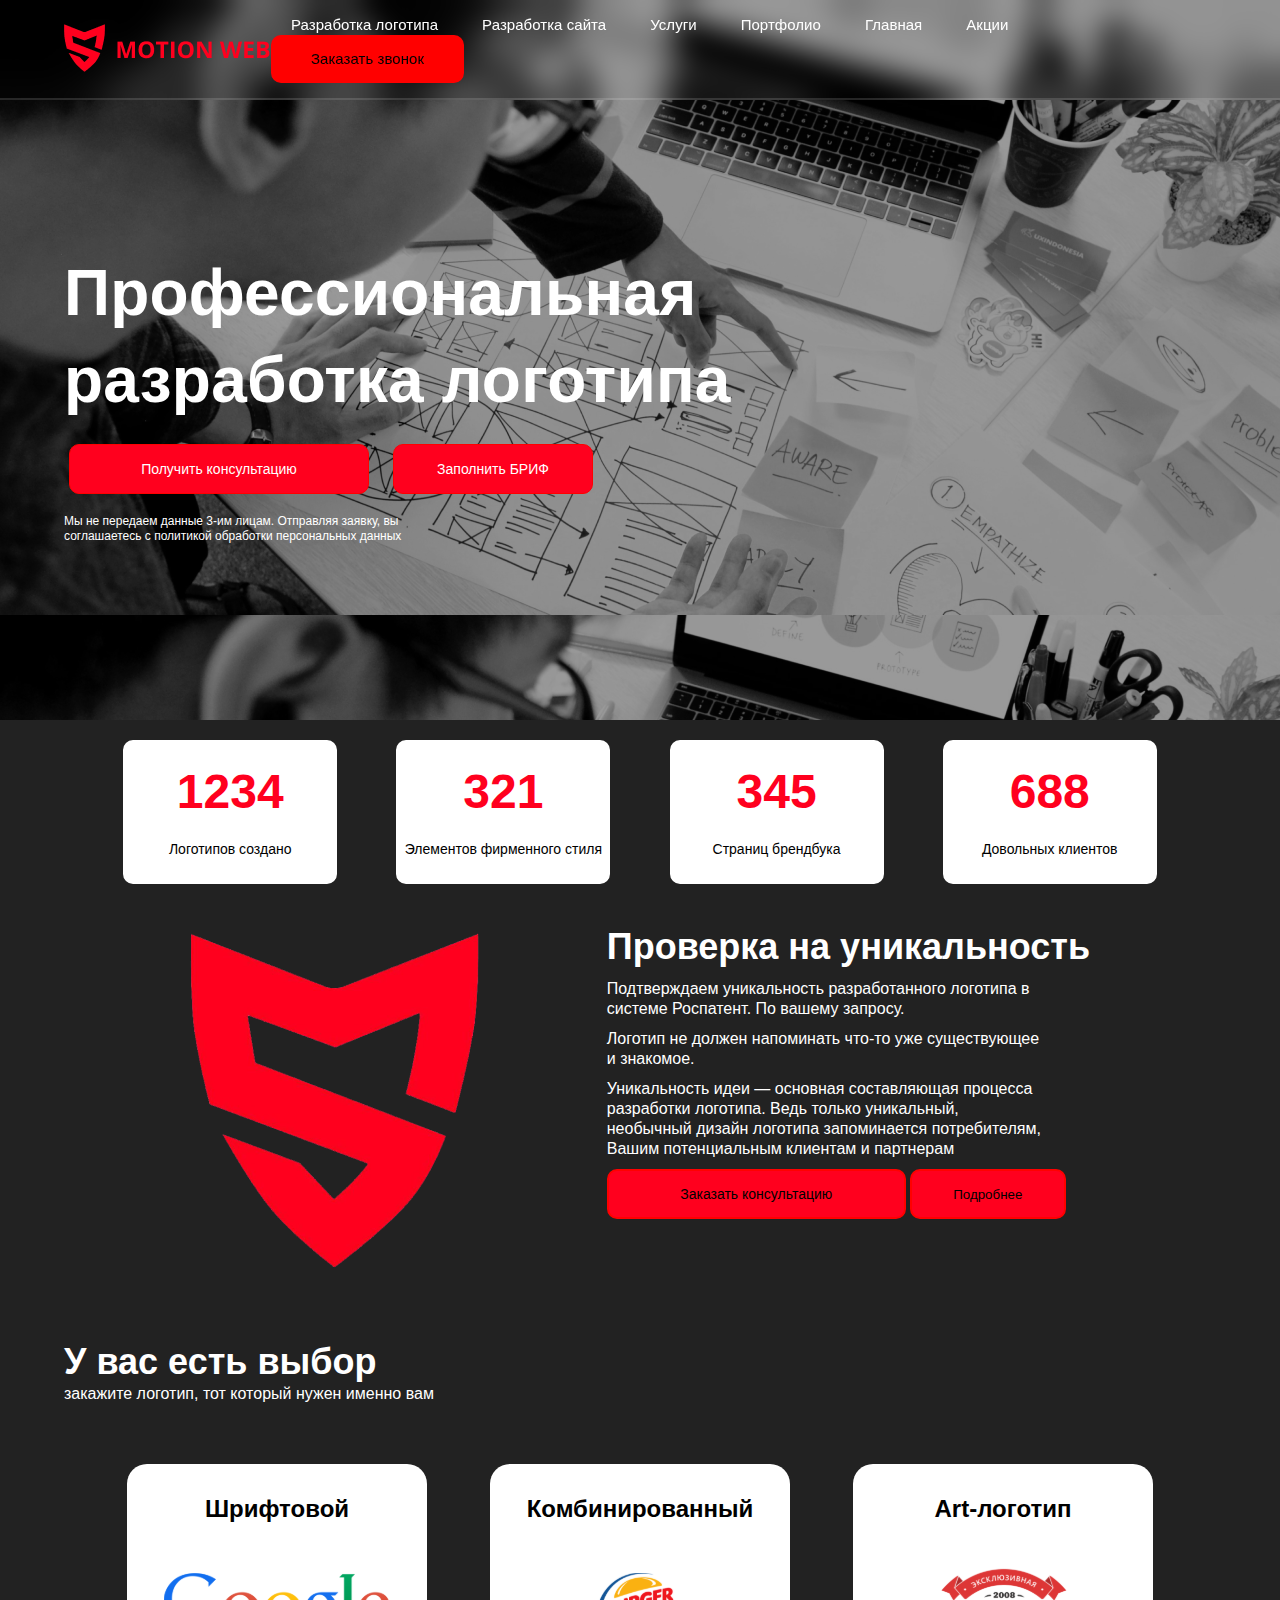
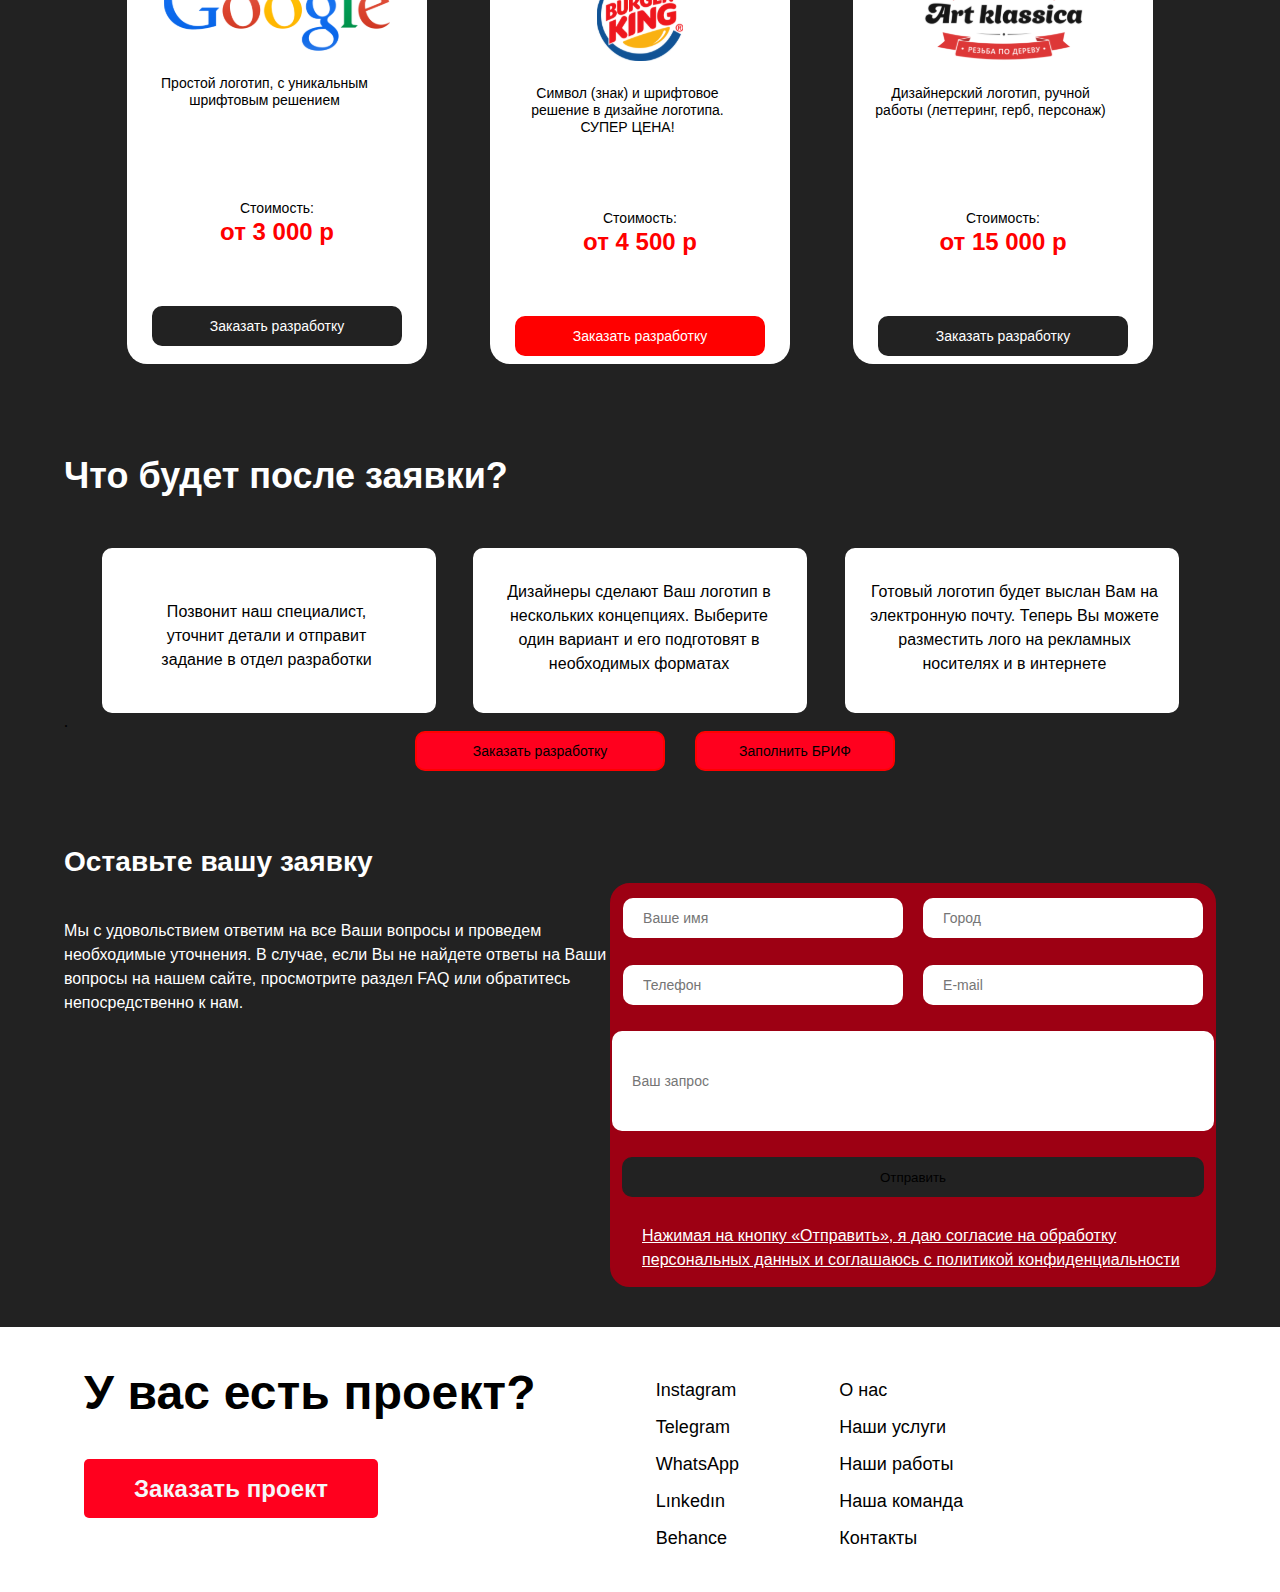
<file: index2.html>
<!doctype html>
<html lang="en">
<head>
    <meta charset="UTF-8">
    <meta name="viewport"
          content="width=device-width, user-scalable=no, initial-scale=1.0, maximum-scale=1.0, minimum-scale=1.0">
    <meta http-equiv="X-UA-Compatible" content="ie=edge">
    <title>Document</title>
    <link rel="stylesheet" href="css/style2.css">


</head>
<body>

<header id="header">
    <div class="container">
        <div class="header">
            <div class="header--levo">
                <img src="./img/logo%20(3).png" alt="">
            </div>
            <div class="header--pravo">
                <a href="http://localhost:63342/exams/index2.html?_ijt=dokjlpid90k8ajm1nvoure3oer&_ij_reload=RELOAD_ON_SAVE">Разработка логотипа</a>
                <a href="index4.html">Разработка сайта</a>
                <a href="http://localhost:63342/exams/index3.html?_ijt=dokjlpid90k8ajm1nvoure3oer&_ij_reload=RELOAD_ON_SAVE">Услуги</a>
                <a href="index5.html">Портфолио</a>
                <a href="./index.html">Главная</a>
                <a href="index6.html">Акции</a>
                <button class="pravo-btn">Заказать звонок</button>
            </div>
        </div>
    </div>
</header>
<section id="hero">
    <div class="container">
        <div class="hero">
            <div class="hero--text">
                <h1>Профессиональная разработка логотипа</h1>
                <div class="consult">
                <button class="consult--btn">Получить конcультацию</button>
                    <button class="consult--btn2">Заполнить БРИФ</button>
            </div>
                <p>Мы не передаем данные 3-им лицам. Отправляя заявку, вы соглашаетесь с политикой обработки персональных данных</p>

            </div>
        </div>
    </div>
</section>
<section id="proverka">
    <div class="container">
        <div class="proverka">
            <div class="proverka--bashi">
                <div class="1234">
                    <h1>1234</h1>
                    <p>Логотипов создано</p>
                </div>
            </div>
            <div class="proverka--bashi">
                <div class="321">
                    <h1>321</h1>
                    <p>Элементов фирменного стиля</p>
                </div>
            </div>
            <div class="proverka--bashi">
                <div class="345">
                    <h1>345</h1>
                    <p>Страниц брендбука</p>
                </div>
            </div>
            <div class="proverka--bashi">
                <div class="688">
                    <h1>688</h1>
                    <p>Довольных клиентов</p>
                </div>
            </div>
        </div>
        <div class="unical">
            <div class="photo">  <img src="./img/mb1%202.png" alt=""></div>
            <div class="unical--text">
                <h1>Проверка на уникальность</h1>
                <p>Подтверждаем уникальность разработанного логотипа в системе Роспатент. По вашему запросу.</p>
                <p>Логотип не должен напоминать что-то уже существующее и знакомое.</p>
                <p>Уникальность идеи — основная составляющая процесса разработки
                    логотипа. Ведь только уникальный, необычный дизайн логотипа
                    запоминается потребителям, Вашим потенциальным клиентам
                    и партнерам</p>
                <button class="unical--btn">Заказать конcультацию</button>
                <button class="unical--btn2">Подробнее</button>
            </div>
        </div>
        <div class="burger">
            <h1>У вас есть выбор</h1>
            <p>закажите логотип, тот который нужен именно вам</p>
            <div class="burger-rod">
            <div class="burger--kombo">
             <div class="shrift">
                 <h1>Шрифтовой</h1>
                 <img src="./img/Google_logo_(2013-2015)%201.svg" alt="">
                 <p>Простой логотип, с уникальным шрифтовым решением</p>
                 <span>Стоимость:</span>
                 <h2>от 3 000 р</h2>
                 <button class="ismanbtn">Заказать разработку</button>
             </div>
            </div>
            <div class="burger--kombo">
             <div class="shrift">
                 <h1>Комбинированный</h1>
                 <img src="./img/Burger_King_logo_(1999)%201.svg" alt="">
                 <p>Символ (знак) и шрифтовое решение в дизайне логотипа. СУПЕР ЦЕНА!</p>
                 <span>Стоимость:</span>
                 <h2>от 4 500 р</h2>
                 <button class="bolotbtn">Заказать разработку</button>
             </div>
            </div>
            <div class="burger--kombo">
             <div class="shrift">
                 <h1>Art-логотип</h1>
                 <img class="art-img" src="./img/art-klassica_3%201.svg" alt="">
                 <p>Дизайнерский логотип, ручной работы (леттеринг, герб, персонаж)</p>
                 <span>Стоимость:</span>
                 <h2>от 15 000 р</h2>
                 <button class="ismanbtn">Заказать разработку</button>
             </div>
            </div>
        </div>
    </div>
        <div class="divan">
<h1>Что будет после заявки?</h1>
            <div class="divan--block">
                <div class="divan--block__zanaveska">
                    <p>Позвонит наш специалист, уточнит детали и отправит задание в отдел разработки</p>
                </div>
                <div class="divan--block__zanaveska">
                    <p class="shtory">Дизайнеры сделают Ваш логотип в нескольких концепциях. Выберите один вариант и его подготовят в необходимых форматах</p>
                </div>
                <div class="divan--block__zanaveska">
                    <p class="material">Готовый логотип будет выслан Вам на электронную почту. Теперь Вы можете разместить лого на рекламных носителях и в интернете</p>
                </div>

            </div>
            .
        </div>
        <div class="paket">
            <button class="paket--cuki">
                Заказать разработку
            </button>
            <button class="paket--cuchi">
                Заполнить БРИФ
            </button>
        </div>
        <div class="tipa">
            <h1>Оставьте вашу заявку</h1>
  <div class="tipa--text">
    <p>Мы с удовольствием ответим на все Ваши вопросы и проведем необходимые уточнения. В случае, если Вы не найдете ответы на Ваши вопросы на нашем сайте, просмотрите раздел FAQ или обратитесь непосредственно к нам.</p>
            <div class="tipa--tip">
                <div class="tipa--tip__gorod">
                <input class="mm" type="text"placeholder="Ваше имя">
                <input type="text"placeholder="Город">
                </div>
                <div class="tipa--tip__telephone">
                    <input class="mm" type="text"placeholder="Телефон">
                    <input type="text"placeholder="E-mail">
                </div>
                <input class="tur" type="text"placeholder="Ваш запрос">
<button class="tip">Отправить</button>
                <h4>Нажимая на кнопку «Отправить», я даю согласие на обработку персональных данных и соглашаюсь с политикой конфиденциальности</h4>
            </div>
</div>
        </div>
    </div>
</section>
<section id="footer">
    <div class="container">

        <div class="footer">
            <div class="footer--lift">
                <h1>У вас есть проект?
                </h1>
                <button>Заказать проект</button>
            </div>

            <div class="footer--rig">
                <p>Instagram</p>
                <p>Telegram</p>
                <p>WhatsApp</p>
                <p>Lınkedın</p>
                <p>Behance</p>
            </div>
            <div class="footer--rig2">
                <p>О нас</p>
                <p>Наши услуги</p>
                <p>Наши работы</p>
                <p>Наша команда</p>
                <p>Контакты</p>
            </div>
        </div>
    </div>
</section>
</body>
</html>
</file>
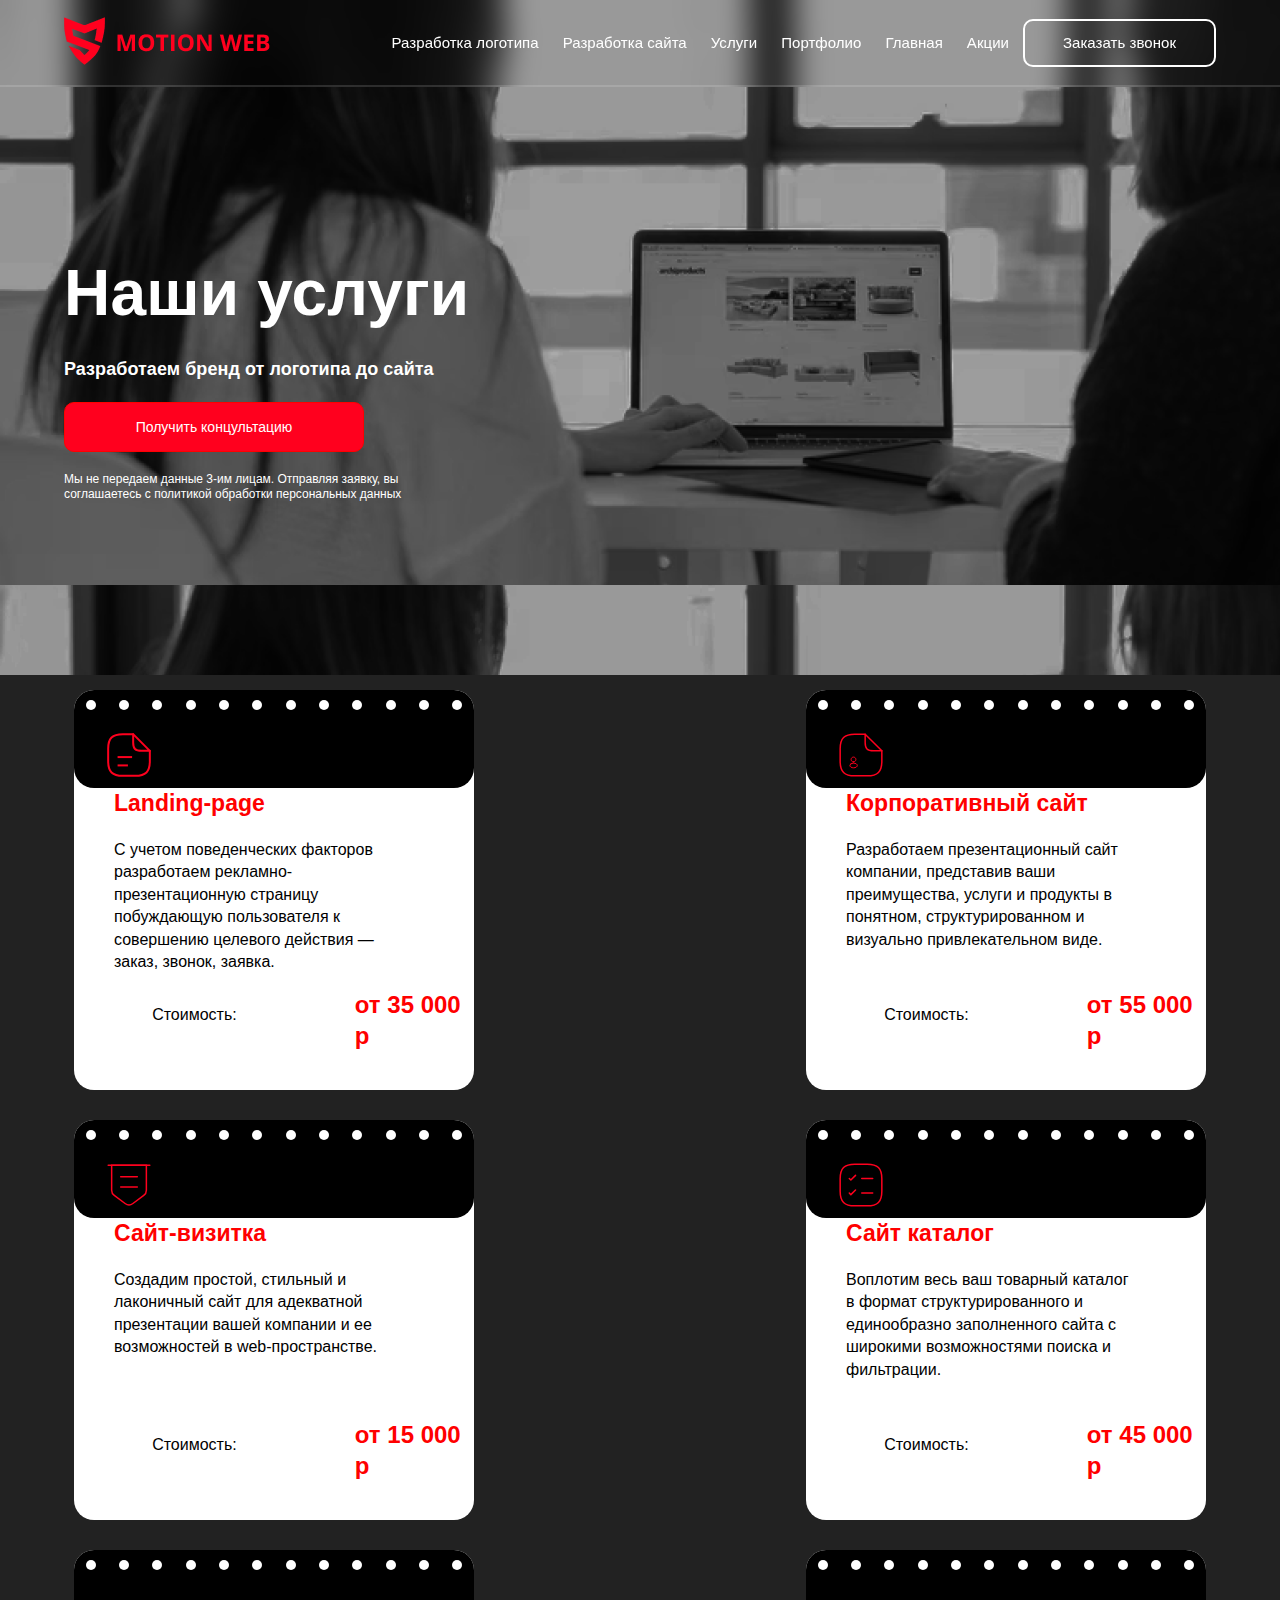
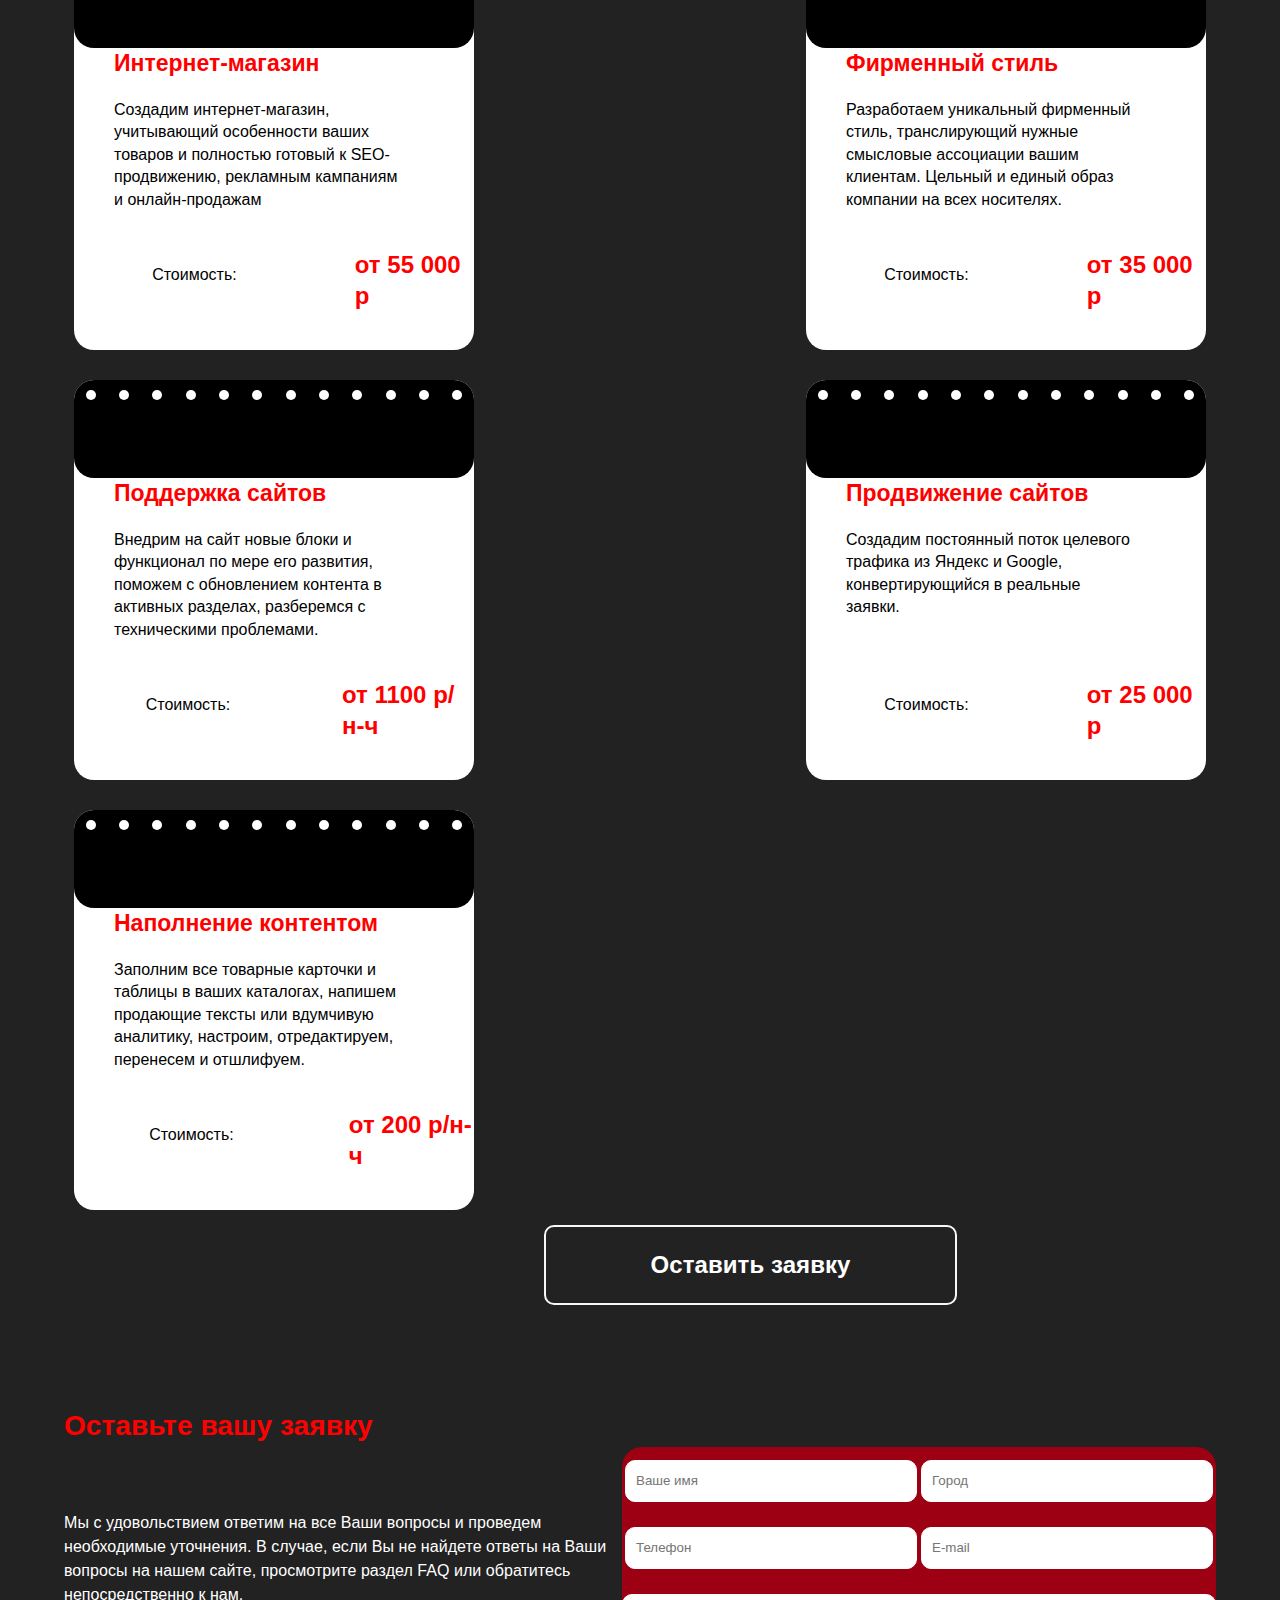
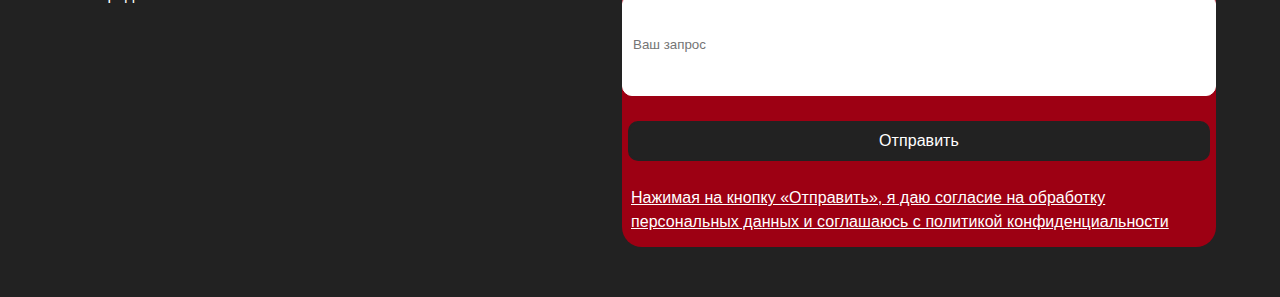
<file: index3.html>
<!doctype html>
<html lang="en">
<head>
    <meta charset="UTF-8">
    <meta name="viewport"
          content="width=device-width, user-scalable=no, initial-scale=1.0, maximum-scale=1.0, minimum-scale=1.0">
    <meta http-equiv="X-UA-Compatible" content="ie=edge">
    <title>Document</title>
    <link rel="stylesheet" href="css/style3.css">
</head>
<body>
<header id="header">
    <div class="container">
        <div class="header">
           <div class="laft">
    <img src="./img/logo%20(3).png" alt="">
</div>
            <div class="praft">
                <a href="index2.html">Разработка логотипа</a>
                <a href="index3.html">Разработка сайта</a>
                <a href="index4.html">Услуги</a>
                <a href="index5.html">Портфолио</a>
                <a href="./index.html">Главная</a>
                <a href="index6.html">Акции</a>
                <button class="praft--btn">Заказать звонок</button>
            </div>
        </div>
    </div>
</header>
<section id="hero">
    <div class="container">
        <div class="hero">
            <h1>Наши услуги</h1>
            <h3>Разработаем бренд от логотипа до сайта</h3>
            <div class="hero--batton">
                <button>Получить концультацию</button>
                <p>Мы не передаем данные 3-им лицам. Отправляя заявку, вы соглашаетесь с политикой обработки персональных данных</p>
            </div>
        </div>
    </div>
</section>
<section id="bloki">
    <div class="container">
        <div class="bloki">
            <div class="click">
                <div class="click--block">
                    <div class="click--block1">
                        <div class="click--rod">
                            <div class="click--block__tochki"></div>
                            <div class="click--block__tochki"></div>
                            <div class="click--block__tochki"></div>
                            <div class="click--block__tochki"></div>
                            <div class="click--block__tochki"></div>
                            <div class="click--block__tochki"></div>
                            <div class="click--block__tochki"></div>
                            <div class="click--block__tochki"></div>
                            <div class="click--block__tochki"></div>
                            <div class="click--block__tochki"></div>
                            <div class="click--block__tochki"></div>
                            <div class="click--block__tochki"></div>
                        </div>

                        <img src="./img/document-text.svg" alt="">

                    </div>
                    <span>Landing-page</span>
                    <p>С учетом поведенческих факторов разработаем рекламно-презентационную страницу побуждающую пользователя к совершению целевого действия — заказ, звонок, заявка.</p>
                    <div class="click--block__text">
                        <h4>Стоимость:</h4>
                        <span>от 35 000 р</span>
                    </div>
                </div>
                <div class="click--block">
                    <div class="click--block1">
                        <div class="click--rod">
                            <div class="click--block__tochki"></div>
                            <div class="click--block__tochki"></div>
                            <div class="click--block__tochki"></div>
                            <div class="click--block__tochki"></div>
                            <div class="click--block__tochki"></div>
                            <div class="click--block__tochki"></div>
                            <div class="click--block__tochki"></div>
                            <div class="click--block__tochki"></div>
                            <div class="click--block__tochki"></div>
                            <div class="click--block__tochki"></div>
                            <div class="click--block__tochki"></div>
                            <div class="click--block__tochki"></div>
                        </div>

                        <img src="./img/Group%2032.svg" alt="">

                    </div>
                    <span>Корпоративный сайт</span>
                    <p>Разработаем презентационный сайт компании, представив ваши преимущества, услуги и продукты в понятном, структурированном и визуально привлекательном виде.</p>
                    <div class="click--block__text">
                        <h4>Стоимость:</h4>
                        <span>от 55 000 р</span>
                    </div>
                </div>
                <div class="click--block">
                    <div class="click--block1">
                        <div class="click--rod">
                            <div class="click--block__tochki"></div>
                            <div class="click--block__tochki"></div>
                            <div class="click--block__tochki"></div>
                            <div class="click--block__tochki"></div>
                            <div class="click--block__tochki"></div>
                            <div class="click--block__tochki"></div>
                            <div class="click--block__tochki"></div>
                            <div class="click--block__tochki"></div>
                            <div class="click--block__tochki"></div>
                            <div class="click--block__tochki"></div>
                            <div class="click--block__tochki"></div>
                            <div class="click--block__tochki"></div>
                        </div>

                        <img src="./img/bill.svg" alt="">

                    </div>
                    <span>Сайт-визитка</span>
                    <p>Создадим простой, стильный и лаконичный сайт для адекватной презентации вашей компании и ее возможностей в web-пространстве.</p>
                    <div class="click--block__text">
                        <h4>Стоимость:</h4>
                        <span>от 15 000 р</span>
                    </div>
                </div>
                <div class="click--block">
                    <div class="click--block1">
                        <div class="click--rod">
                            <div class="click--block__tochki"></div>
                            <div class="click--block__tochki"></div>
                            <div class="click--block__tochki"></div>
                            <div class="click--block__tochki"></div>
                            <div class="click--block__tochki"></div>
                            <div class="click--block__tochki"></div>
                            <div class="click--block__tochki"></div>
                            <div class="click--block__tochki"></div>
                            <div class="click--block__tochki"></div>
                            <div class="click--block__tochki"></div>
                            <div class="click--block__tochki"></div>
                            <div class="click--block__tochki"></div>
                        </div>

                        <img src="./img/task-square.svg" alt="">

                    </div>
                    <span>Сайт каталог</span>
                    <p>Воплотим весь ваш товарный каталог в формат структурированного и единообразно заполненного сайта с широкими возможностями поиска и фильтрации.</p>
                    <div class="click--block__text">
                        <h4>Стоимость:</h4>
                        <span>от 45 000 р</span>
                    </div>
                </div>
                <div class="click--block">
                    <div class="click--block1">
                        <div class="click--rod">
                            <div class="click--block__tochki"></div>
                            <div class="click--block__tochki"></div>
                            <div class="click--block__tochki"></div>
                            <div class="click--block__tochki"></div>
                            <div class="click--block__tochki"></div>
                            <div class="click--block__tochki"></div>
                            <div class="click--block__tochki"></div>
                            <div class="click--block__tochki"></div>
                            <div class="click--block__tochki"></div>
                            <div class="click--block__tochki"></div>
                            <div class="click--block__tochki"></div>
                            <div class="click--block__tochki"></div>
                        </div>



                    </div>
                    <span>Интернет-магазин</span>
                    <p>Создадим интернет-магазин, учитывающий особенности ваших товаров и полностью готовый к SEO-продвижению, рекламным кампаниям и онлайн-продажам</p>
                    <div class="click--block__text">
                        <h4>Стоимость:</h4>
                        <span>от 55 000 р</span>
                    </div>
                </div>
                <div class="click--block">
                    <div class="click--block1">
                        <div class="click--rod">
                            <div class="click--block__tochki"></div>
                            <div class="click--block__tochki"></div>
                            <div class="click--block__tochki"></div>
                            <div class="click--block__tochki"></div>
                            <div class="click--block__tochki"></div>
                            <div class="click--block__tochki"></div>
                            <div class="click--block__tochki"></div>
                            <div class="click--block__tochki"></div>
                            <div class="click--block__tochki"></div>
                            <div class="click--block__tochki"></div>
                            <div class="click--block__tochki"></div>
                            <div class="click--block__tochki"></div>
                        </div>



                    </div>
                    <span>Фирменный стиль</span>
                    <p>Разработаем уникальный фирменный стиль, транслирующий нужные смысловые ассоциации вашим клиентам. Цельный и единый образ компании на всех носителях.</p>
                    <div class="click--block__text">
                        <h4>Стоимость:</h4>
                        <span>от 35 000 р</span>
                    </div>
                </div>
                <div class="click--block">
                    <div class="click--block1">
                        <div class="click--rod">
                            <div class="click--block__tochki"></div>
                            <div class="click--block__tochki"></div>
                            <div class="click--block__tochki"></div>
                            <div class="click--block__tochki"></div>
                            <div class="click--block__tochki"></div>
                            <div class="click--block__tochki"></div>
                            <div class="click--block__tochki"></div>
                            <div class="click--block__tochki"></div>
                            <div class="click--block__tochki"></div>
                            <div class="click--block__tochki"></div>
                            <div class="click--block__tochki"></div>
                            <div class="click--block__tochki"></div>
                        </div>



                    </div>
                    <span>Поддержка сайтов</span>
                    <p>Внедрим на сайт новые блоки и функционал по мере его развития, поможем с обновлением контента в активных разделах, разберемся с техническими проблемами.</p>
                    <div class="click--block__text">
                        <h4>Стоимость:</h4>
                        <span>от 1100 р/н-ч</span>
                    </div>
                </div>
                <div class="click--block">
                    <div class="click--block1">
                        <div class="click--rod">
                            <div class="click--block__tochki"></div>
                            <div class="click--block__tochki"></div>
                            <div class="click--block__tochki"></div>
                            <div class="click--block__tochki"></div>
                            <div class="click--block__tochki"></div>
                            <div class="click--block__tochki"></div>
                            <div class="click--block__tochki"></div>
                            <div class="click--block__tochki"></div>
                            <div class="click--block__tochki"></div>
                            <div class="click--block__tochki"></div>
                            <div class="click--block__tochki"></div>
                            <div class="click--block__tochki"></div>
                        </div>


                    </div>
                    <span>Продвижение сайтов</span>
                    <p>Создадим постоянный поток целевого трафика из Яндекс и Google, конвертирующийся в реальные заявки.</p>
                    <div class="click--block__text">
                        <h4>Стоимость:</h4>
                        <span>от 25 000 р</span>
                    </div>
                </div>
                <div class="click--block">
                    <div class="click--block1">
                        <div class="click--rod">
                            <div class="click--block__tochki"></div>
                            <div class="click--block__tochki"></div>
                            <div class="click--block__tochki"></div>
                            <div class="click--block__tochki"></div>
                            <div class="click--block__tochki"></div>
                            <div class="click--block__tochki"></div>
                            <div class="click--block__tochki"></div>
                            <div class="click--block__tochki"></div>
                            <div class="click--block__tochki"></div>
                            <div class="click--block__tochki"></div>
                            <div class="click--block__tochki"></div>
                            <div class="click--block__tochki"></div>
                        </div>


                    </div>
                    <span>Наполнение контентом</span>
                    <p>Заполним все товарные карточки и таблицы в ваших каталогах, напишем продающие тексты или вдумчивую аналитику, настроим, отредактируем, перенесем и отшлифуем.</p>
                    <div class="click--block__text">
                        <h4>Стоимость:</h4>
                        <span>от 200 р/н-ч</span>
                    </div>
                </div>
                <div class="click-butn">
                    <button>Оставить заявку</button>
                </div>
            </div>
            <div class="request">
                <h1>Оставьте вашу заявку</h1>
                <div class="request--block">
                    <h4>Мы с удовольствием ответим на все Ваши вопросы и проведем необходимые уточнения. В случае, если Вы не найдете ответы на Ваши вопросы на нашем сайте, просмотрите раздел FAQ или обратитесь непосредственно к нам.</h4>
                    <div class="request--block__red">
                        <div class="name"> <input type="text"placeholder="Ваше имя">
                            <input type="text"placeholder="Город">
                        </div>
                        <div class="email">
                            <input type="text"placeholder="Телефон">
                            <input type="text"placeholder="E-mail">
                        </div>
                        <input class="ttt" type="text"placeholder="Ваш запрос">
                        <button class="bttn">Отправить</button>
                        <p>Нажимая на кнопку «Отправить», я даю согласие на обработку персональных данных и соглашаюсь с политикой конфиденциальности</p>
                    </div>
                </div>
            </div>
        </div>
    </div>
</section>
</body>
</html>
</file>
<file: css/style2.css>
* {
  margin: 0;
  padding: 0;
}

.container {
  width: 90%;
  margin: 0 auto;
}

a {
  text-decoration: none;
}

button {
  cursor: pointer;
}

#header {
  position: fixed;
  width: 100%;
  padding: 15px 0;
  backdrop-filter: blur(15px);
  border-bottom: 2px solid rgba(255, 255, 255, 0.14);
}
#header .header {
  display: flex;
  align-items: center;
  justify-content: space-between;
}
#header .header--pravo a {
  font-family: "Open Sans", sans-serif;
  font-weight: 400;
  font-size: 15px;
  line-height: 20px;
  letter-spacing: 0.003em;
  color: #FFFFFF;
  margin: 0 20px;
}
#header .header--pravo a:hover {
  color: red;
  transition: 0.4s;
  text-decoration-line: underline;
}
#header .header--pravo .pravo-btn {
  width: 193px;
  height: 48px;
  border: 2px solid red;
  border-radius: 10px;
  background: red;
  font-family: "Open Sans", sans-serif;
  font-weight: 400;
  font-size: 15px;
  line-height: 24px;
  letter-spacing: 0.003em;
}
#header .header--pravo .pravo-btn:hover {
  transition: 0.3s;
  color: red;
  border: 1px solid black;
  background: #FFFFFf;
}

#hero {
  background: url("../img/bg2.png");
  min-height: 80vh;
}
#hero .hero {
  padding-top: 250px;
}
#hero .hero--text p {
  width: 384px;
  height: 30px;
  font-family: "Montserrat", sans-serif;
  font-weight: 400;
  font-size: 12px;
  line-height: 15px;
  color: #FFFFFF;
}
#hero .hero--text h1 {
  width: 735px;
  height: 174px;
  font-family: "Open Sans", sans-serif;
  font-weight: 700;
  font-size: 64px;
  line-height: 87px;
  letter-spacing: 0.003em;
  color: white;
}
#hero .hero--text .consult {
  margin: 20px 5px;
}
#hero .hero--text .consult--btn {
  width: 300px;
  height: 50px;
  background: #FF001E;
  border-radius: 10px;
  font-family: "Montserrat", sans-serif;
  font-weight: 400;
  font-size: 14px;
  line-height: 17px;
  color: white;
  border: 1px solid red;
}
#hero .hero--text .consult .consult--btn:hover {
  transition: 0.4s;
  color: red;
  background: white;
}
#hero .hero--text .consult--btn2 {
  width: 200px;
  height: 50px;
  background: #FF001E;
  border-radius: 10px;
  border: 1px solid red;
  font-family: "Montserrat", sans-serif;
  font-weight: 400;
  font-size: 14px;
  line-height: 17px;
  color: white;
  margin-left: 20px;
}
#hero .hero--text .consult .consult--btn2:hover {
  color: red;
  transition: 0.4s;
  background: white;
}

#proverka {
  background: #222222;
}
#proverka .proverka {
  display: flex;
  align-items: center;
  justify-content: space-evenly;
}
#proverka .proverka--bashi {
  text-align: center;
  width: 210px;
  height: 140px;
  background: #FFFFFF;
  border: 2px solid white;
  border-radius: 10px;
  margin: 20px 0;
}
#proverka .proverka--bashi h1 {
  font-family: "Montserrat", sans-serif;
  font-weight: 700;
  font-size: 48px;
  line-height: 59px;
  color: #FF001E;
  padding: 20px 0;
}
#proverka .proverka--bashi p {
  font-family: "Montserrat", sans-serif;
  font-weight: 400;
  font-size: 14px;
  line-height: 17px;
  color: #000000;
}
#proverka .unical {
  display: flex;
  align-items: center;
  justify-content: space-evenly;
}
#proverka .unical--text h1 {
  font-family: "Montserrat", sans-serif;
  font-weight: 700;
  font-size: 36px;
  line-height: 44px;
  color: #FFFFFF;
}
#proverka .unical--text p {
  width: 436px;
  height: 40px;
  font-family: "Montserrat", sans-serif;
  font-weight: 400;
  font-size: 16px;
  line-height: 20px;
  color: #FFFFFF;
  margin: 10px 0;
}
#proverka .unical--text .unical--btn {
  margin: 40px 0;
  width: 299px;
  height: 50px;
  background: #FF001E;
  border: 2px solid red;
  border-radius: 10px;
  font-family: "Montserrat", sans-serif;
  font-weight: 400;
  font-size: 14px;
  line-height: 17px;
  color: #000000;
}
#proverka .unical--text .unical--btn:hover {
  transition: 0.3s;
  background: white;
  color: red;
}
#proverka .unical--text .unical--btn2 {
  width: 156px;
  height: 50px;
  background: #FF001E;
  border-radius: 10px;
  border: 2px solid red;
}
#proverka .unical--text .unical--btn2:hover {
  transition: 0.4s;
  color: #FF001E;
  background: white;
}
#proverka .burger h1 {
  margin-top: 60px;
  font-family: "Montserrat", sans-serif;
  font-weight: 700;
  font-size: 36px;
  line-height: 44px;
  color: white;
}
#proverka .burger p {
  font-family: "Montserrat", sans-serif;
  font-weight: 400;
  font-size: 16px;
  line-height: 20px;
  color: #FFFFFF;
}
#proverka .burger .burger-rod {
  display: flex;
  align-items: center;
  justify-content: space-evenly;
}
#proverka .burger--kombo .shrift {
  height: 500px;
  width: 300px;
  border-radius: 20px;
  background: #FFFFFF;
  text-align: center;
}
#proverka .burger--kombo .shrift .art-img {
  margin: -45px 0;
}
#proverka .burger--kombo .shrift h1 {
  font-family: "Montserrat", sans-serif;
  font-weight: 600;
  font-size: 24px;
  line-height: 29px;
  color: #000000;
  padding: 30px 0;
}
#proverka .burger--kombo .shrift img {
  padding: 20px 0;
}
#proverka .burger--kombo .shrift p {
  width: 235px;
  height: 34px;
  font-family: "Montserrat", sans-serif;
  font-weight: 400;
  font-size: 14px;
  line-height: 17px;
  color: #000000;
  padding-left: 20px;
  padding-bottom: 90px;
}
#proverka .burger--kombo .shrift span {
  font-family: "Montserrat", sans-serif;
  font-weight: 400;
  font-size: 14px;
  line-height: 17px;
  color: #000000;
}
#proverka .burger--kombo .shrift h2 {
  font-family: "Montserrat", sans-serif;
  font-weight: 700;
  font-size: 24px;
  line-height: 29px;
  color: red;
  padding-bottom: 60px;
}
#proverka .burger--kombo .shrift .ismanbtn {
  width: 250px;
  height: 40px;
  background: #222222;
  border-radius: 10px;
  border: 2px solid #222222;
  font-family: "Montserrat", sans-serif;
  font-weight: 400;
  font-size: 14px;
  line-height: 17px;
  color: #FFFFFF;
}
#proverka .burger--kombo .shrift .ismanbtn:hover {
  transition: 0.4s;
  color: red;
  background: white;
}
#proverka .burger--kombo .shrift .bolotbtn {
  width: 250px;
  height: 40px;
  background: red;
  border-radius: 10px;
  border: 2px solid red;
  font-family: "Montserrat", sans-serif;
  font-weight: 400;
  font-size: 14px;
  line-height: 17px;
  color: #FFFFFF;
}
#proverka .burger--kombo .shrift .bolotbtn:hover {
  transition: 0.4s;
  background: white;
  color: red;
}
#proverka .divan {
  margin-top: 90px;
}
#proverka .divan h1 {
  font-family: "Montserrat", sans-serif;
  font-weight: 700;
  font-size: 36px;
  line-height: 44px;
  color: #FFFFFF;
}
#proverka .divan--block {
  margin-top: 50px;
  text-align: center;
  display: flex;
  align-items: center;
  justify-content: space-evenly;
}
#proverka .divan--block__zanaveska {
  width: 330px;
  height: 161px;
  background: #FFFFFF;
  border-radius: 10px;
  border: 2px solid #FFFFFF;
}
#proverka .divan--block__zanaveska p {
  padding: 50px 50px;
  width: 226px;
  height: 72px;
  font-family: "Open Sans", sans-serif;
  font-weight: 400;
  font-size: 16px;
  line-height: 24px;
  letter-spacing: 0.003em;
  color: #000000;
}
#proverka .divan--block__zanaveska .shtory {
  width: 282px;
  height: 96px;
  padding: 30px 23px;
}
#proverka .divan--block__zanaveska .material {
  width: 290px;
  height: 96px;
  padding: 30px 23px;
}
#proverka .paket {
  display: flex;
  justify-content: center;
}
#proverka .paket--cuki {
  width: 250px;
  height: 40px;
  background: #FF001E;
  border: 2px solid red;
  border-radius: 10px;
  font-family: "Montserrat", sans-serif;
  font-weight: 400;
  font-size: 14px;
  line-height: 17px;
  color: #000000;
  margin: 0 30px;
}
#proverka .paket .paket--cuki:hover {
  transition: 0.6s;
  color: red;
  background: white;
  border: none;
}
#proverka .paket--cuchi {
  width: 200px;
  height: 40px;
  background: #FF001E;
  border-radius: 10px;
  border: 2px solid red;
  font-family: "Montserrat", sans-serif;
  font-weight: 400;
  font-size: 14px;
  line-height: 17px;
  color: #000000;
}
#proverka .paket .paket--cuchi:hover {
  transition: 0.6s;
  background: #FFFFFF;
  color: red;
  border: none;
}
#proverka .tipa {
  margin-top: 70px;
}
#proverka .tipa p {
  font-family: "Poppins", sans-serif;
  font-weight: 400;
  font-size: 16px;
  line-height: 24px;
  letter-spacing: 0.003em;
  color: #FFFFFF;
}
#proverka .tipa h1 {
  font-family: "Poppins", sans-serif;
  font-weight: 700;
  font-size: 28px;
  line-height: 42px;
  letter-spacing: 0.003em;
  color: #FFFFFF;
}
#proverka .tipa .tipa--text {
  display: flex;
  align-items: center;
  justify-content: space-around;
}
#proverka .tipa .tipa--text p {
  margin-top: -300px;
  height: 72px;
  width: 629px;
  font-family: "Poppins", sans-serif;
  font-weight: 400;
  font-size: 16px;
  line-height: 24px;
  letter-spacing: 0.003em;
  color: #FFFFFF;
}
#proverka .tipa .tipa--tip {
  display: flex;
  align-items: center;
  justify-content: space-evenly;
  flex-wrap: wrap;
  width: 642px;
  height: 400px;
  background: #9D0013;
  border: 2px solid #9D0013;
  border-radius: 20px;
  margin-bottom: 40px;
}
#proverka .tipa .tipa--tip h4 {
  font-family: "Poppins", sans-serif;
  font-weight: 400;
  font-size: 16px;
  line-height: 24px;
  letter-spacing: 0.003em;
  text-decoration-line: underline;
  color: #FFFFFF;
  padding-left: 30px;
}
#proverka .tipa .tipa--tip__gorod {
  display: flex;
}
#proverka .tipa .tipa--tip__gorod input {
  width: 260px;
  height: 40px;
  background: #FFFFFF;
  border-radius: 10px;
  padding-left: 20px;
  font-family: "Poppins", sans-serif;
  font-weight: 400;
  font-size: 14px;
  line-height: 21px;
  letter-spacing: 0.003em;
  color: #535353;
  border: none;
}
#proverka .tipa .tipa--tip__gorod .mm {
  margin-right: 20px;
}
#proverka .tipa .tipa--tip__gorod input:hover {
  transition: 0.5s;
  color: red;
  background: white;
  border: red;
}
#proverka .tipa .tipa--tip__telephone {
  display: flex;
}
#proverka .tipa .tipa--tip__telephone input {
  width: 260px;
  height: 40px;
  background: #FFFFFF;
  border-radius: 10px;
  padding-left: 20px;
  font-family: "Poppins", sans-serif;
  font-weight: 400;
  font-size: 14px;
  line-height: 21px;
  letter-spacing: 0.003em;
  color: #535353;
  border: none;
}
#proverka .tipa .tipa--tip__telephone .mm {
  margin-right: 20px;
}
#proverka .tipa .tipa--tip__telephone input:hover {
  transition: 0.5s;
  background: white;
  color: #FF001E;
}
#proverka .tipa .tipa--tip .tur {
  width: 582px;
  height: 100px;
  background: #FFFFFF;
  border-radius: 10px;
  background: #FFFFFF;
  padding-left: 20px;
  font-family: "Poppins", sans-serif;
  font-weight: 400;
  font-size: 14px;
  line-height: 21px;
  letter-spacing: 0.003em;
  color: #535353;
  border: none;
}
#proverka .tipa .tipa--tip .tur:hover {
  transition: 0.5s;
  background: white;
  border: none;
}
#proverka .tipa .tipa--tip .tip {
  width: 582px;
  height: 40px;
  background: #222222;
  border-radius: 10px;
  border: 2px solid #222222;
}
#proverka .tipa .tipa--tip .tip:hover {
  background: #FFFFFF;
  transition: 0.5s;
  color: #222222;
}

#footer .footer {
  display: flex;
}
#footer .footer--lift h1 {
  margin: 30px 20px;
  font-family: "Poppins", sans-serif;
  font-weight: 700;
  font-size: 48px;
  line-height: 72px;
  letter-spacing: 0.003em;
  color: #000000;
}
#footer .footer--lift button {
  margin: 0 20px;
  width: 294px;
  height: 59px;
  background: #FF001E;
  border-radius: 5px;
  font-family: "Poppins", sans-serif;
  font-weight: 600;
  font-size: 24px;
  line-height: 36px;
  letter-spacing: 0.003em;
  color: #F5F7F9;
  border: none;
}
#footer .footer--lift button:hover {
  transition: 0.4s;
  background: #FFFFFF;
  color: red;
  border: 2px solid red;
}
#footer .footer--rig {
  margin: 40px 100px;
}
#footer .footer--rig p {
  font-family: "Poppins", sans-serif;
  font-weight: 400;
  font-size: 18px;
  line-height: 27px;
  letter-spacing: 0.003em;
  color: #000000;
  margin-top: 10px;
}
#footer .footer--rig2 {
  margin: 40px 0;
}
#footer .footer--rig2 p {
  font-family: "Poppins", sans-serif;
  font-weight: 400;
  font-size: 18px;
  line-height: 27px;
  letter-spacing: 0.003em;
  color: #000000;
  margin-top: 10px;
}

/*# sourceMappingURL=style2.css.map */
</file>
<file: css/style3.css>
* {
  margin: 0;
  padding: 0;
}

.container {
  width: 90%;
  margin: 0 auto;
}

a {
  text-decoration: none;
}

button {
  cursor: pointer;
}

#header {
  backdrop-filter: blur(15px);
  width: 100%;
  padding: 15px 0;
  border-bottom: 2px solid rgba(255, 255, 255, 0.14);
  position: fixed;
}
#header .header {
  display: flex;
  align-items: center;
  justify-content: space-between;
}
#header .header a {
  font-family: "Open Sans", sans-serif;
  font-weight: 400;
  font-size: 15px;
  line-height: 20px;
  letter-spacing: 0.003em;
  color: #FFFFFF;
  margin: 0 10px;
}
#header .header a:hover {
  color: red;
  transition: 0.4s;
}
#header .header .praft--btn {
  width: 193px;
  height: 48px;
  border: 2px solid #FFFFFF;
  border-radius: 10px;
  font-family: "Open Sans", sans-serif;
  font-weight: 400;
  font-size: 15px;
  line-height: 24px;
  letter-spacing: 0.003em;
  color: #FFFFFF;
  background: none;
}
#header .header .praft--btn:hover {
  transition: 0.4s;
  background: red;
  border: none;
}

#hero {
  background: url("../img/bg4.png");
  min-height: 75vh;
}
#hero .hero {
  padding-top: 250px;
}
#hero .hero h1 {
  font-family: "Open Sans", sans-serif;
  font-weight: 700;
  font-size: 64px;
  line-height: 87px;
  letter-spacing: 0.003em;
  color: #FFFFFF;
}
#hero .hero h3 {
  font-family: "Open Sans", sans-serif;
  font-weight: 600;
  font-size: 18px;
  line-height: 25px;
  letter-spacing: 0.003em;
  color: #FFFFFF;
  padding: 20px 0;
}
#hero .hero .hero--batton button {
  width: 300px;
  height: 50px;
  background: #FF001E;
  border-radius: 10px;
  font-family: "Montserrat", sans-serif;
  font-weight: 400;
  font-size: 14px;
  line-height: 17px;
  color: white;
  border: 1px solid red;
}
#hero .hero .hero--batton button:hover {
  transition: 0.4s;
  background: white;
  color: black;
  border: none;
}
#hero .hero p {
  margin: 20px 0;
  width: 384px;
  height: 30px;
  font-family: "Montserrat", sans-serif;
  font-weight: 400;
  font-size: 12px;
  line-height: 15px;
  color: #FFFFFF;
}

#bloki {
  background: #222222;
}
#bloki .bloki .click {
  display: flex;
  justify-content: space-between;
  align-items: center;
  flex-wrap: wrap;
}
#bloki .bloki .click--block {
  width: 400px;
  height: 400px;
  background: #FFFFFF;
  border-radius: 20px;
  margin: 15px 10px;
}
#bloki .bloki .click--block span {
  font-family: "Open Sans", sans-serif;
  font-weight: 700;
  font-size: 23px;
  line-height: 31px;
  color: red;
  padding: 20px 0 10px 40px;
}
#bloki .bloki .click--block p {
  font-family: "Montserrat", sans-serif;
  font-weight: 400;
  font-size: 16px;
  line-height: 140%;
  color: #FFFFFF;
  width: 257px;
  height: 120px;
  width: 285px;
  color: black;
  padding: 20px 0 10px 40px;
}
#bloki .bloki .click--block__text {
  display: flex;
  align-items: center;
  justify-content: space-around;
}
#bloki .bloki .click--block__text h4 {
  font-family: "Montserrat", sans-serif;
  font-weight: 400;
  font-size: 16px;
  line-height: 140%;
  color: #FFFFFF;
  width: 257px;
  color: black;
  display: flex;
  align-items: center;
  justify-content: space-around;
}
#bloki .bloki .click--block__text span {
  font-weight: 700;
  font-size: 24px;
  color: red;
}
#bloki .bloki .click .click--block1 {
  width: 400px;
  height: 98px;
  background: black;
  border-radius: 20px;
}
#bloki .bloki .click .click--block1 .click--rod {
  display: flex;
  justify-content: space-around;
}
#bloki .bloki .click .click--block1 .click--rod .click--block__tochki {
  margin-top: 10px;
}
#bloki .bloki .click .click--block1 img {
  width: 50px;
  height: 50px;
  margin: 20px 30px;
}
#bloki .bloki .click .click--block1 .click--block__tochki {
  width: 10px;
  height: 10px;
  background: white;
  border-radius: 50%;
}
#bloki .click-butn button {
  width: 413px;
  height: 80px;
  border: 2px solid #F5F7F9;
  border-radius: 10px;
  background: none;
  font-family: "Open Sans", sans-serif;
  font-weight: 600;
  font-size: 24px;
  line-height: 32px;
  letter-spacing: 0.003em;
  color: #FFFFFF;
  margin-left: 480px;
}
#bloki .click-butn button:hover {
  transition: 0.4s;
  background: white;
  color: red;
}
#bloki .request {
  margin-top: 100px;
}
#bloki .request h1 {
  font-family: "Poppins", sans-serif;
  font-weight: 700;
  font-size: 28px;
  line-height: 42px;
  letter-spacing: 0.003em;
  color: red;
}
#bloki .request--block {
  display: flex;
  align-items: center;
  justify-content: space-between;
}
#bloki .request--block h4 {
  margin-top: -250px;
  width: 629px;
  height: 72px;
  font-family: "Poppins", sans-serif;
  font-weight: 400;
  font-size: 16px;
  line-height: 24px;
  letter-spacing: 0.003em;
  color: #FFFFFF;
}
#bloki .request--block__red {
  margin-bottom: 50px;
  width: 642px;
  height: 400px;
  background: #9D0013;
  border-radius: 20px;
  display: flex;
  align-items: center;
  justify-content: space-around;
  flex-wrap: wrap;
}
#bloki .request--block__red .ttt {
  width: 582px;
  height: 100px;
}
#bloki .request--block__red .bttn {
  width: 582px;
  height: 40px;
  background: #222222;
  border-radius: 10px;
  border: 2px solid #222222;
  color: #FFFFFF;
  font-family: "Poppins", sans-serif;
  font-weight: 400;
  font-size: 16px;
  line-height: 24px;
  letter-spacing: 0.003em;
}
#bloki .request--block__red .bttn:hover {
  background: #FFFFFF;
  color: #222222;
  border: 2px solid #FFFFFF;
  transition: 0.4s;
}
#bloki .request--block__red input {
  width: 280px;
  height: 40px;
  border-radius: 10px;
  border: 1px solid #FFFFFF;
  padding-left: 10px;
}
#bloki .request--block__red p {
  font-family: "Poppins", sans-serif;
  font-weight: 400;
  font-size: 16px;
  line-height: 24px;
  letter-spacing: 0.003em;
  text-decoration-line: underline;
  color: #FFFFFF;
  width: 576px;
  height: 48px;
}

/*# sourceMappingURL=style3.css.map */
</file>
